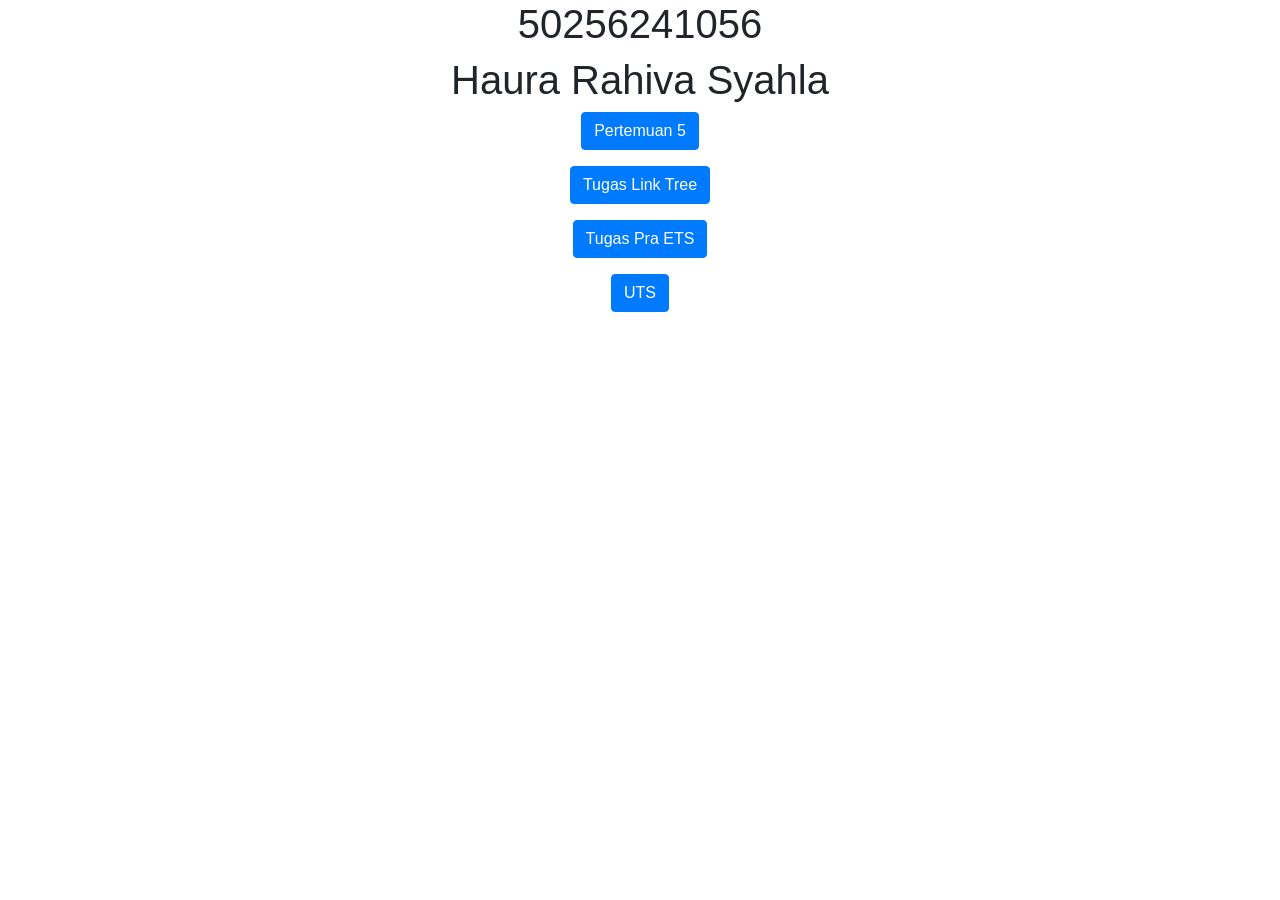
<file: index.html>
<!DOCTYPE html>
<html lang="en">

<head>
    <title>5026241056</title>
    <meta charset="utf-8">
    <meta name="viewport" content="width=device-width, initial-scale=1">
    <link rel="stylesheet" href="https://cdn.jsdelivr.net/npm/bootstrap@4.6.2/dist/css/bootstrap.min.css">
    <script src="https://cdn.jsdelivr.net/npm/jquery@3.7.1/dist/jquery.slim.min.js"></script>
    <script src="https://cdn.jsdelivr.net/npm/popper.js@1.16.1/dist/umd/popper.min.js"></script>
    <script src="https://cdn.jsdelivr.net/npm/bootstrap@4.6.2/dist/js/bootstrap.bundle.min.js"></script>

</head>

<body>

    <div class="container">
        <center>
            <h1>50256241056</h1>
            <h1> Haura Rahiva Syahla</h1>
            <p>
                <a href="pertemuan5.html" target="_blank" class="btn btn-primary">
                    Pertemuan 5
                </a>
            </p>
            <p>

                <a href="linktree.html" target="_blank" class="btn btn-primary">

                    Tugas Link Tree
                </a>
            </p>

            <p>
                <a href="tugas_ets.html" target="_blank" class="btn btn-primary">
                    Tugas Pra ETS
                </a>
            </p>

            <p>
                <a href="5026241056.html" target="_blank" class="btn btn-primary">
                    UTS
                </a>
            </p>
        </center>

    </div>

</body>

</html>
</file>
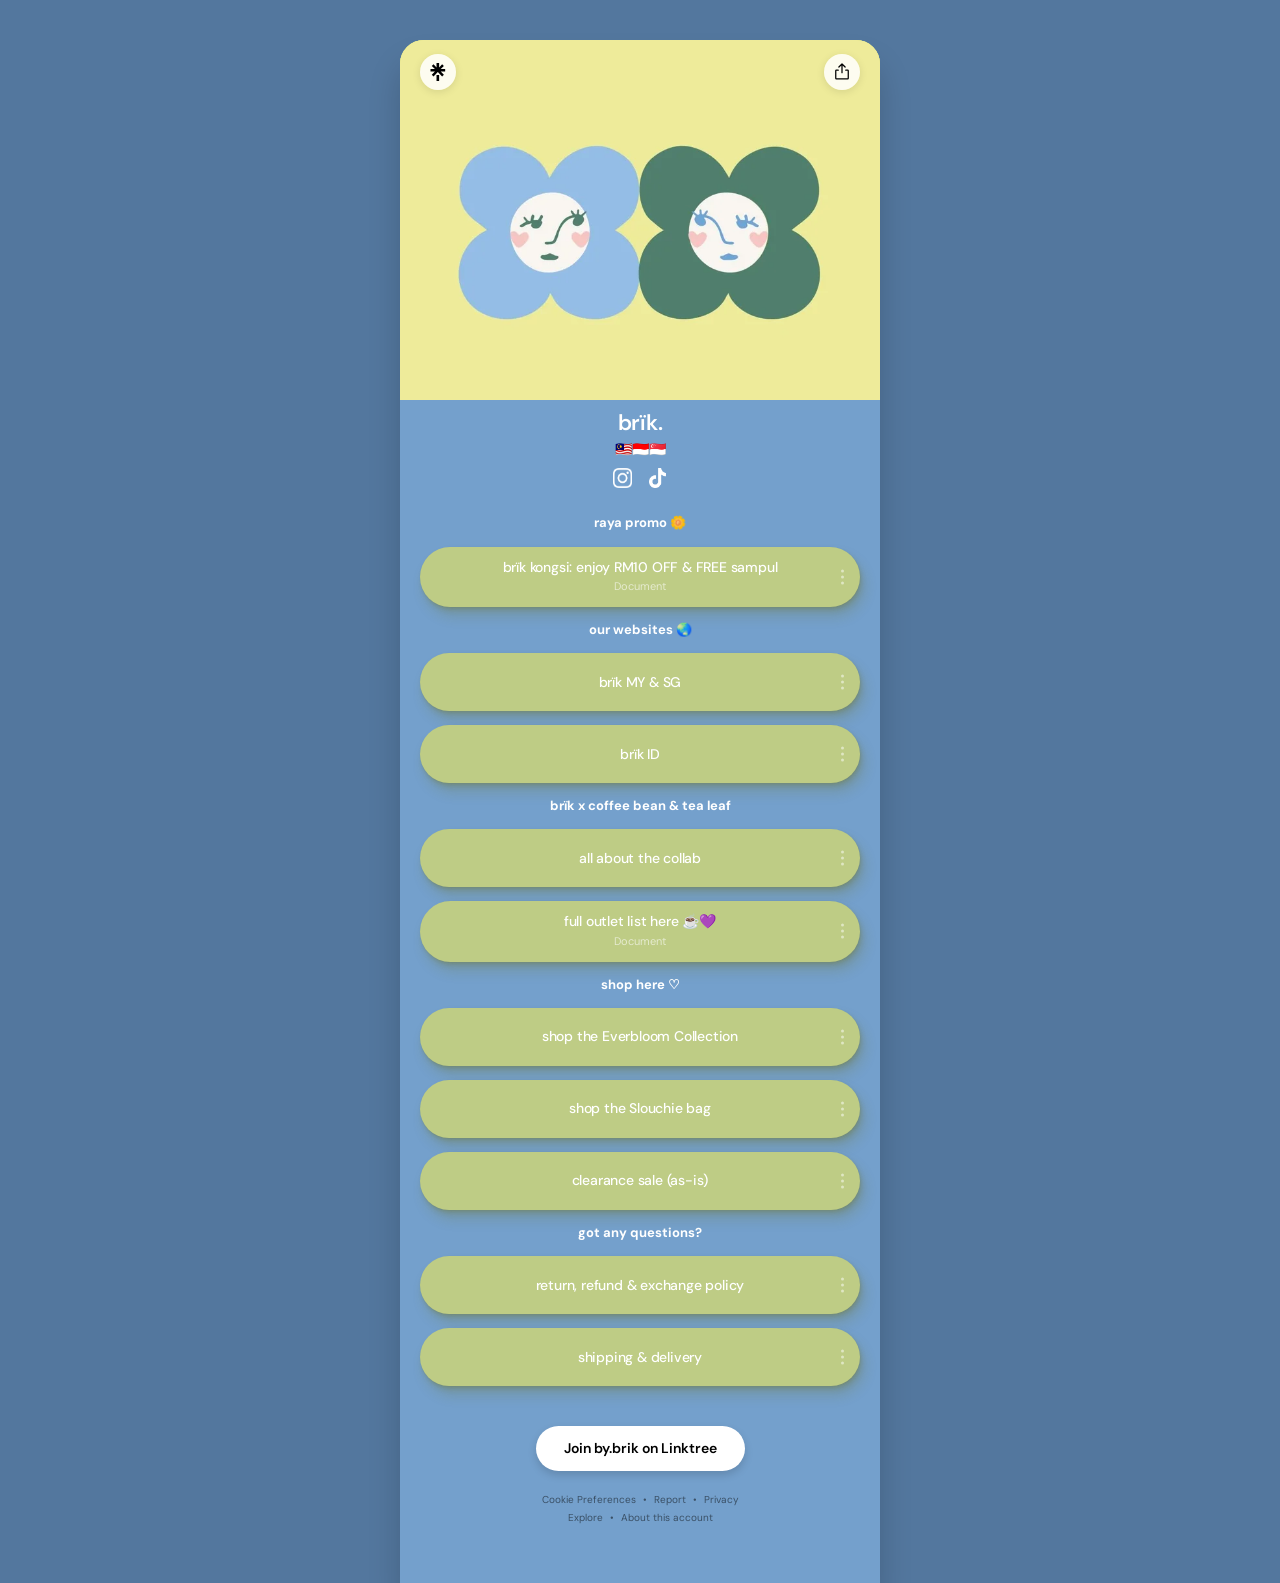
<file: linktree.html>
<!DOCTYPE html>
<html lang="en">

<head>
  <title>brïk. | Linktree</title>
  <meta charset="utf-8">
  <meta name="viewport" content="width=device-width, initial-scale=1, maximum-scale=1, user-scalable=no">
  <meta name="description" content="🇲🇾🇮🇩🇸🇬">

  <!-- Bootstrap 4 -->
  <link rel="stylesheet" href="https://cdn.jsdelivr.net/npm/bootstrap@4.6.2/dist/css/bootstrap.min.css">
  <script src="https://cdn.jsdelivr.net/npm/jquery@3.7.1/dist/jquery.slim.min.js"></script>
  <script src="https://cdn.jsdelivr.net/npm/popper.js@1.16.1/dist/umd/popper.min.js"></script>
  <script src="https://cdn.jsdelivr.net/npm/bootstrap@4.6.2/dist/js/bootstrap.bundle.min.js"></script>

  <!-- Google Fonts -->
  <link rel="preconnect" href="https://fonts.googleapis.com">
  <link rel="preconnect" href="https://fonts.gstatic.com" crossorigin>
  <link
    href="https://fonts.googleapis.com/css2?family=DM+Sans:ital,opsz,wght@0,9..40,100..1000;1,9..40,100..1000&display=swap"
    rel="stylesheet">

  <style>
    /* ===== RESET & BASE ===== */
    *,
    *::before,
    *::after {
      box-sizing: border-box;
      margin: 0;
      padding: 0;
    }

    body {
      font-family: 'DM Sans', sans-serif;
      background-color: #53779e;
      min-height: 100vh;
      overflow-x: hidden;
    }

    /* ===== TOP BAR ===== */
    #topbar {
      position: fixed;
      top: 0;
      left: 50%;
      transform: translateX(-50%);
      width: 100%;
      max-width: 480px;
      z-index: 200;
      display: flex;
      justify-content: space-between;
      align-items: center;
      padding: 54px 20px 14px;
      pointer-events: none;
    }

    .topbar-btn {
      pointer-events: all;
      width: 36px;
      height: 36px;
      border-radius: 50%;
      background: rgba(255, 255, 255, 0.85);
      backdrop-filter: blur(8px);
      -webkit-backdrop-filter: blur(8px);
      border: none;
      display: flex;
      align-items: center;
      justify-content: center;
      color: #000;
      cursor: pointer;
      transition: background 0.2s;
      text-decoration: none;
      box-shadow: 0 2px 8px rgba(0, 0, 0, 0.1);
    }

    .topbar-btn:hover {
      background: rgba(255, 255, 255, 0.95);
    }

    /* ===== PAGE WRAPPER ===== */
    #page-wrapper {
      max-width: 480px;
      margin: 40px auto 0;
      min-height: calc(100vh - 40px);
      background-color: #74A0CC;
      border-radius: 24px 24px 0 0;
      overflow: hidden;
      box-shadow: 0 24px 32px rgba(0, 0, 0, 0.18);
      display: flex;
      flex-direction: column;
    }

    @media (max-width: 575px) {
      body {
        background-color: #74A0CC;
      }

      #page-wrapper {
        margin-top: 0;
        border-radius: 0;
        box-shadow: none;
        min-height: 100vh;
      }
    }

    /* ===== HERO ===== */
    #hero-section {
      position: relative;
      width: 100%;
      height: 360px;
      overflow: hidden;
      flex-shrink: 0;
    }

    #hero-bg {
      position: absolute;
      inset: 0;
      background: linear-gradient(180deg,
          #D8E84A 0%,
          #C5DC60 20%,
          #9DBFAA 55%,
          #74A0CC 100%);
    }

    #hero-overlay {
      position: absolute;
      inset: 0;
      background: linear-gradient(180deg, transparent 40%, #74A0CC 100%);
      pointer-events: none;
    }

    #hero-logo-wrap {
      position: absolute;
      inset: 0;
      display: flex;
      align-items: center;
      justify-content: center;
      padding-top: 20px;
      z-index: 1;
      transition: opacity 0.1s;
    }

    #hero-logo {
      width: 550px;
      height: 600px;
      object-fit: contain;
      background-color: #f1ec92;
      padding: 20px;
      border-radius: 8px;
    }

    /* ===== PROFILE CONTENT ===== */
    #profile-content {
      flex: 1;
      background-color: #74A0CC;
      padding: 0 20px 48px;
    }

    /* ===== PROFILE HEADER ===== */
    #profile-header {
      text-align: center;
      padding: 10px 0 6px;
    }

    .profile-name {
      color: #fff;
      font-size: 22px;
      font-weight: 600;
      letter-spacing: -0.3px;
      margin-bottom: 3px;
    }

    .profile-desc {
      color: #fff;
      font-size: 14px;
      font-weight: 500;
      margin-bottom: 8px;
    }

    /* ===== SOCIAL ICONS ===== */
    .social-icons {
      display: flex;
      justify-content: center;
      gap: 15px;
      margin-top: 4px;
    }

    .social-icon {
      display: flex;
      align-items: center;
      justify-content: center;
      width: 20px;
      height: 20px;
      padding: 5px;
      border-radius: 50%;
      cursor: pointer;
      transition: transform 0.15s;
      text-decoration: none;
    }

    .social-icon:hover {
      transform: scale(1.1);
    }

    .social-icon img {
      width: 20px;
      height: 20px;
      object-fit: contain;
      filter: brightness(0) invert(1);
    }

    /* ===== LINKS CONTAINER ===== */
    #links-container {
      display: flex;
      flex-direction: column;
      margin-top: 6px;
    }

    /* ===== LINK GROUP ===== */
    .link-group {
      display: flex;
      flex-direction: column;
      gap: 14px;
      padding-top: 14px;
    }

    .group-label {
      text-align: center;
      color: #fff;
      font-size: 13px;
      font-weight: 700;
      line-height: 1.4;
      margin-bottom: 0;
    }

    /* ===== PILL BUTTON ===== */
    .link-pill {
      display: flex;
      flex-direction: column;
      align-items: center;
      justify-content: center;
      min-height: 58px;
      padding: 12px 60px;
      background-color: #BECC85;
      border-radius: 999px;
      text-decoration: none;
      text-align: center;
      cursor: pointer;
      transition: filter 0.15s, transform 0.1s;
      box-shadow:
        0.3px 0.5px 0.7px rgba(114, 114, 23, 0.08),
        0.9px 1.8px 2.5px rgba(114, 114, 23, 0.13),
        2px 4px 5.5px rgba(114, 114, 23, 0.16),
        4.6px 9.3px 12.8px rgba(114, 114, 23, 0.2);
      position: relative;
    }

    .link-pill:hover {
      filter: brightness(0.95);
      transform: translateY(-1px);
      text-decoration: none;
    }

    .link-pill:active {
      transform: scale(0.98);
      filter: brightness(0.92);
    }

    .pill-title {
      color: #fff;
      font-family: 'DM Sans', sans-serif;
      font-size: 14px;
      font-weight: 500;
      line-height: 1.2;
      letter-spacing: -0.2px;
      display: block;
    }

    .pill-sub {
      color: rgba(255, 255, 255, 0.6);
      font-size: 11px;
      font-weight: 400;
      margin-top: 3px;
      display: block;
    }

    .pill-dots {
      position: absolute;
      right: 16px;
      top: 50%;
      transform: translateY(-50%);
      display: flex;
      flex-direction: column;
      gap: 3px;
      align-items: center;
    }

    .pill-dots span {
      width: 3px;
      height: 3px;
      background: rgba(255, 255, 255, 0.5);
      border-radius: 50%;
      display: block;
    }

    /* ===== FOOTER ===== */
    #page-footer {
      text-align: center;
      margin-top: 40px;
      padding-bottom: 8px;
    }

    .footer-join-btn {
      display: inline-block;
      background: #fff;
      color: #000;
      font-family: 'DM Sans', sans-serif;
      font-size: 14px;
      font-weight: 600;
      padding: 12px 28px;
      border-radius: 999px;
      text-decoration: none;
      box-shadow: 0 4px 8px rgba(0, 0, 0, 0.15);
      margin-bottom: 20px;
      transition: background 0.15s;
      cursor: default;
      pointer-events: none;
    }

    .footer-links {
      color: rgba(0, 0, 0, 0.5);
      font-size: 10px;
      line-height: 1.8;
    }

    .footer-links span {
      margin: 0 4px;
    }
  </style>
</head>

<body>

  <!-- TOP BAR -->
  <div id="topbar">
    <div class="topbar-btn">
      <svg fill="none" height="18" width="18" viewBox="0 0 28 28">
        <path
          d="m15.7603 6.829 4.6725-4.80317 2.712 2.77734-4.9012 4.67248h6.8944v3.85565h-6.9271l4.9339 4.7922-2.712 2.7229-6.6983-6.731-6.69829 6.731-2.712-2.712 4.93387-4.7923h-6.92703v-3.86645h6.89436l-4.9012-4.67248 2.712-2.77734 4.67249 4.80317v-6.829h4.0516zm-4.0516 12.0243h4.0516v9.1489h-4.0516z"
          fill="currentColor" />
      </svg>
    </div>
    <div class="topbar-btn" id="share-btn">
      <svg xmlns="http://www.w3.org/2000/svg" width="20" height="20" fill="currentColor" viewBox="0 0 256 256">
        <path
          d="M216,112v96a16,16,0,0,1-16,16H56a16,16,0,0,1-16-16V112A16,16,0,0,1,56,96H80a8,8,0,0,1,0,16H56v96H200V112H176a8,8,0,0,1,0-16h24A16,16,0,0,1,216,112ZM93.66,69.66,120,43.31V136a8,8,0,0,0,16,0V43.31l26.34,26.35a8,8,0,0,0,11.32-11.32l-40-40a8,8,0,0,0-11.32,0l-40,40A8,8,0,0,0,93.66,69.66Z" />
      </svg>
    </div>
  </div>

  <!-- PAGE WRAPPER -->
  <div id="page-wrapper">

    <!-- HERO -->
    <div id="hero-section">
      <div id="hero-bg"></div>
      <div id="hero-overlay"></div>
      <div id="hero-logo-wrap">
        <img src="assets\img\by-brik\by-brik-logo.png" alt="brïk. logo" id="hero-logo">
      </div>
    </div>

    <!-- PROFILE CONTENT -->
    <div id="profile-content">

      <div id="profile-header">
        <h1 class="profile-name">brïk.</h1>
        <p class="profile-desc">🇲🇾🇮🇩🇸🇬</p>
        <div class="social-icons">
          <a href="https://instagram.com/by.brik" target="_blank" class="social-icon" title="Instagram">
            <img src="assets\img\by-brik\logo-instagram.png" alt="Instagram">
          </a>
          <a href="https://tiktok.com/@by.brik" target="_blank" class="social-icon" title="TikTok">
            <img src="assets\img\by-brik\logo-tiktok.png" alt="TikTok">
          </a>
        </div>
      </div>

      <div id="links-container">

        <!-- raya promo -->
        <div class="link-group">
          <p class="group-label">raya promo 🌼</p>
          <a href="#" class="link-pill">
            <span class="pill-title">brïk kongsi: enjoy RM10 OFF & FREE sampul</span>
            <span class="pill-sub">Document</span>
            <div class="pill-dots"><span></span><span></span><span></span></div>
          </a>
        </div>

        <!-- our websites -->
        <div class="link-group">
          <p class="group-label">our websites 🌏</p>
          <a href="https://bybrik.com" target="_blank" class="link-pill">
            <span class="pill-title">brïk MY & SG</span>
            <div class="pill-dots"><span></span><span></span><span></span></div>
          </a>
          <a href="https://bybrik.id" target="_blank" class="link-pill">
            <span class="pill-title">brïk ID</span>
            <div class="pill-dots"><span></span><span></span><span></span></div>
          </a>
        </div>

        <!-- collab -->
        <div class="link-group">
          <p class="group-label">brïk x coffee bean & tea leaf</p>
          <a href="https://bybrik.com/pages/brik-x-the-coffee-bean-tea-leaf-collab-exclusive" target="_blank"
            class="link-pill">
            <span class="pill-title">all about the collab</span>
            <div class="pill-dots"><span></span><span></span><span></span></div>
          </a>
          <a href="#" class="link-pill">
            <span class="pill-title">full outlet list here ☕️💜</span>
            <span class="pill-sub">Document</span>
            <div class="pill-dots"><span></span><span></span><span></span></div>
          </a>
        </div>

        <!-- shop -->
        <div class="link-group">
          <p class="group-label">shop here ♡</p>
          <a href="https://bybrik.com/collections/everbloom" target="_blank" class="link-pill">
            <span class="pill-title">shop the Everbloom Collection</span>
            <div class="pill-dots"><span></span><span></span><span></span></div>
          </a>
          <a href="https://bybrik.com/collections/snug-copy" target="_blank" class="link-pill">
            <span class="pill-title">shop the Slouchie bag</span>
            <div class="pill-dots"><span></span><span></span><span></span></div>
          </a>
          <a href="https://bybrik.com/collections/goodbye-chroma-year-end-clearance-sale" target="_blank"
            class="link-pill">
            <span class="pill-title">clearance sale (as-is)</span>
            <div class="pill-dots"><span></span><span></span><span></span></div>
          </a>
        </div>

        <!-- questions -->
        <div class="link-group">
          <p class="group-label">got any questions?</p>
          <a href="https://bybrik.com/pages/return-refund-exchange-policy" target="_blank" class="link-pill">
            <span class="pill-title">return, refund & exchange policy</span>
            <div class="pill-dots"><span></span><span></span><span></span></div>
          </a>
          <a href="https://bybrik.com/pages/shipping-information" target="_blank" class="link-pill">
            <span class="pill-title">shipping & delivery</span>
            <div class="pill-dots"><span></span><span></span><span></span></div>
          </a>
        </div>

      </div><!-- /links-container -->

      <!-- FOOTER -->
      <div id="page-footer">
        <div class="footer-join-btn">Join by.brik on Linktree</div>
        <div class="footer-links">
          Cookie Preferences <span>•</span> Report <span>•</span> Privacy
          <br>
          Explore <span>•</span> About this account
        </div>
      </div>

    </div><!-- /profile-content -->
  </div><!-- /page-wrapper -->

  <script>
    (function () {
      var heroSection = document.getElementById('hero-section');
      var heroOverlay = document.getElementById('hero-overlay');
      var heroLogoWrap = document.getElementById('hero-logo-wrap');
      var heroHeight = heroSection ? heroSection.offsetHeight : 320;

      function onScroll() {
        var scrollY = window.scrollY || window.pageYOffset;
        var ratio = Math.min(scrollY / heroHeight, 1);

        heroLogoWrap.style.opacity = Math.max(1 - ratio * 1.8, 0);

        var topStop = Math.max(40 - ratio * 40, 0);
        var botStop = Math.max(100 - ratio * 60, topStop + 5);
        heroOverlay.style.background =
          'linear-gradient(180deg, transparent ' + topStop + '%, #74A0CC ' + botStop + '%)';
      }

      window.addEventListener('scroll', onScroll, { passive: true });
      onScroll();

      var shareBtn = document.getElementById('share-btn');
      if (shareBtn) {
        shareBtn.addEventListener('click', function () {
          if (navigator.share) {
            navigator.share({ title: 'brïk.', url: window.location.href });
          } else if (navigator.clipboard) {
            navigator.clipboard.writeText(window.location.href);
          }
        });
      }
    })();
  </script>

</body>

</html>
</file>
